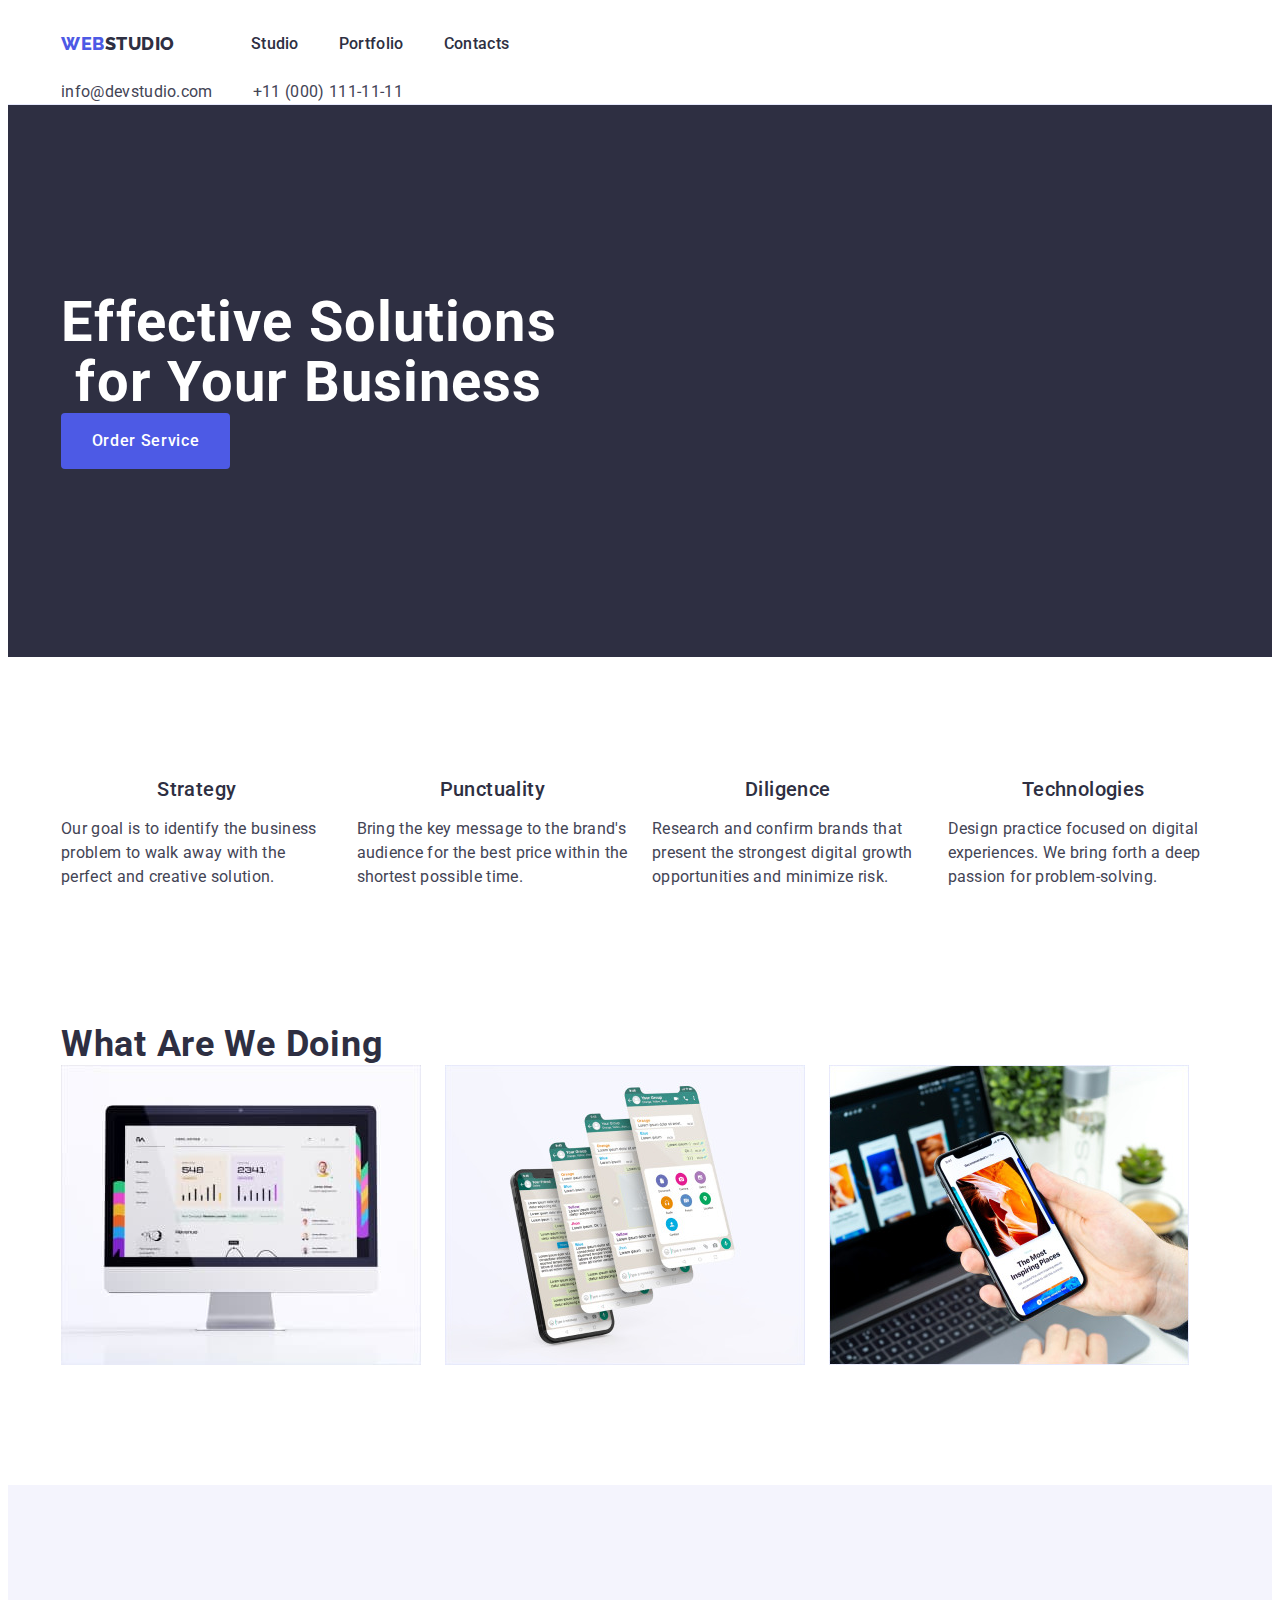
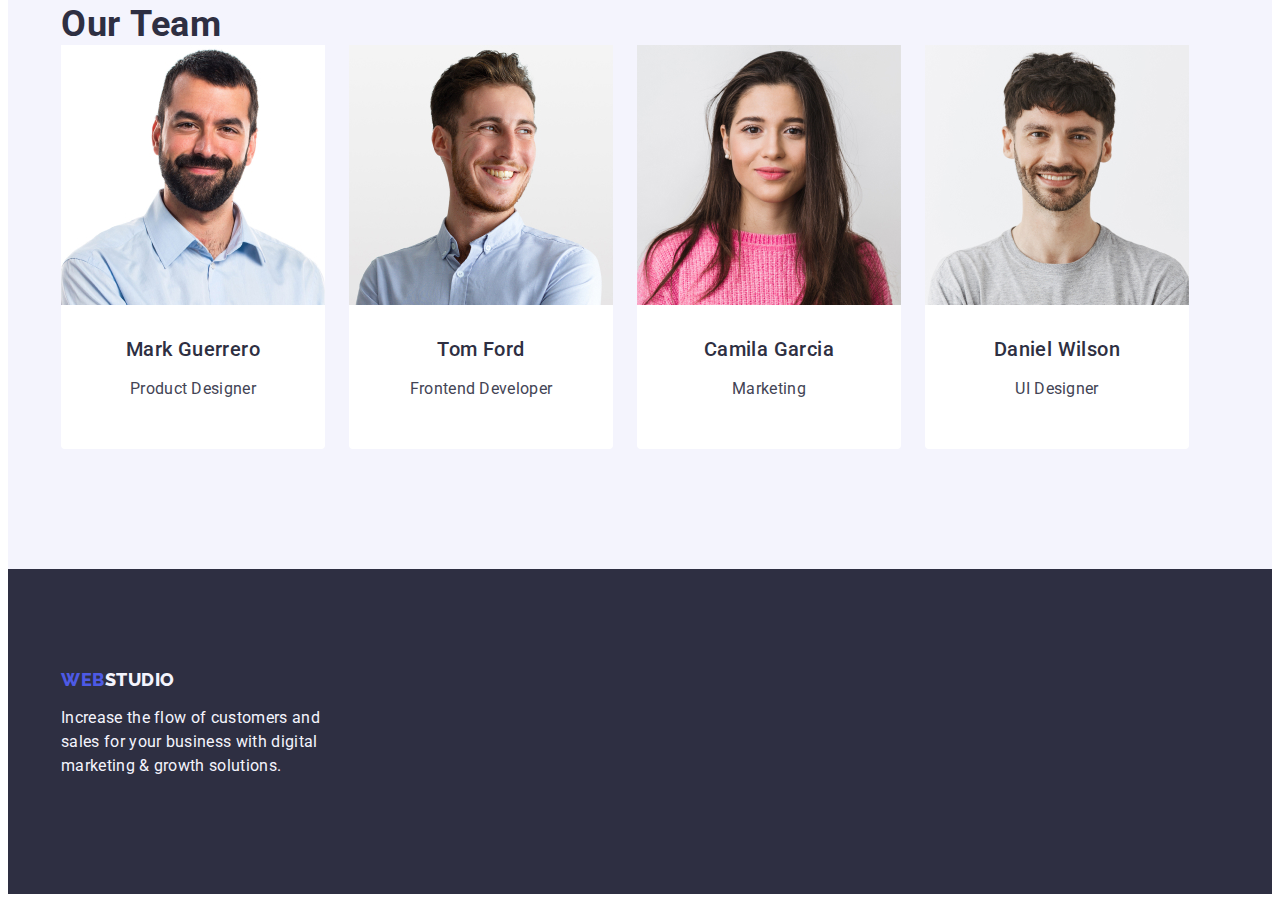
<file: index.html>
<!DOCTYPE html>
<html lang="en">
  <head>
    <meta charset="UTF-8" />
    <meta name="viewport" content="width=device-width, initial-scale=1.0" />
    <title>studio</title>
    <link rel="stylesheet" href="https://cdnjs.cloudflare.com/ajax/libs/modern-normalize/2.0.0/modern-normalize.min.css" integrity="sha512-4xo8blKMVCiXpTaLzQSLSw3KFOVPWhm/TRtuPVc4WG6kUgjH6J03IBuG7JZPkcWMxJ5huwaBpOpnwYElP/m6wg==" crossorigin="anonymous" referrerpolicy="no-referrer" />
    <link rel="preconnect" href="https://fonts.googleapis.com">
    <link rel="preconnect" href="https://fonts.gstatic.com" crossorigin>
    <link href="https://fonts.googleapis.com/css2?family=Montserrat:wght@400;500;600&family=Roboto:wght@400;500;700&display=swap" rel="stylesheet">
    <link rel="preconnect" href="https://fonts.googleapis.com">
    <link rel="preconnect" href="https://fonts.gstatic.com" crossorigin>
    <link href="https://fonts.googleapis.com/css2?family=Montserrat:wght@400;500;600&family=Raleway&family=Roboto:wght@400;500;700&display=swap" rel="stylesheet">
    <link rel="stylesheet" href="./css/styles.css"/>
    <link rel="preconnect" href="https://fonts.googleapis.com">
    <link rel="preconnect" href="https://fonts.gstatic.com" crossorigin>
    <link href="https://fonts.googleapis.com/css2?family=Montserrat:wght@400;500;600&family=Raleway:ital,wght@0,800;1,800&family=Roboto:wght@400;500;700&display=swap" rel="stylesheet">
  </head>
  
  <body class="body">
    <!-- header section -->
    <header class="header">
       <!--adress.logo-->
          <div class="div container">
              <nav class="nav">
                       <a href="./index.htm" class="logo link">Web<span class="logo-dark">Studio</span></a>
                        <ul class="list">
                          <li><a href="./index.html" class="ull link">Studio</a></li>
                          <li><a href="./portfolio.html" class="ull link">Portfolio</a></li>
                          <li><a href="" class="ull link">Contacts</a></li>
                        </ul>
               </nav>
                <address class="address">
                  <ul class="list">
                    <li><a href="mailto:info@devstudio.com" class="contacts link">info@devstudio.com</a></li>
                    <li><a href="tel:+110001111111" class="contacts link">+11 (000) 111-11-11</a></li>
                  </ul>
                </address>
          </div>      

    </header>
    <main>
  
            <section class="sec">
              <div class="container">
                      <h1 class="h-one">Effective Solutions
                      for Your Business</h1>
                    <button class="button" type="button">Order Service</button>
              </div>
            </section>

        <!-- Strategy -->
    <section class="sec-two">
        <div class="container">
             <h2 class="visually-hidden">Advantages</h2>
            <ul class="ulli-one list">
                 <li class="li-one"> <h3 class="h-three">Strategy</h3>
                  <p class="p-one">Our goal is to identify the business problem to walk away with the perfect and creative solution.</p></li>
                 
                 <li class="li-one"> <h3 class="h-three">Punctuality</h3>
                 <p class="p-one">Bring the key message to the brand's audience for the best price within the shortest possible time.</p></li> 

                 <li class="li-one"> <h3 class="h-three">Diligence</h3>
                 <p class="p-one">Research and confirm brands that present the strongest digital growth opportunities and minimize risk.</p></li>
            
                 <li class="li-one"> <h3 class="h-three">Technologies</h3>
                 <p class="p-one">Design practice focused on digital experiences. We bring forth a deep passion for problem-solving.</p></li>
            </ul>
        </div>
    </section>
        <!-- What are we doing -->
        <section class="sec-three">
          <div class="container">

              <h2 class="h-two">What are we doing</h2>
              <ul class="ulli-two list">
                  <li class="li-two"><img src="./images/gadgets/img1.jpg" alt="computer" width="360" height="300"></li>
                  <li class="li-two"><img src="./images/gadgets/img2.jpg" alt="protection" width="360" height="300"></li>
                  <li class="li-two"><img src="./images/gadgets/img3.jpg" alt="phone" width="360" height="300"></li>
              </ul>

          </div>
        </section>
        <!-- Our Team -->
        <section class="sec-four">
              <div class="container">
                      <h2 class="h-two">Our Team</h2>
                      <ul class="ulli-three list">
                        <li class="li-two">
                          <img src="./images/team/TeamCard1.jpg" alt="Mark Guerrero" width="264" height="260">
                          <div class="work">
                              <h3 class="h-three">Mark Guerrero</h3>
                              <p class="p-two">Product Designer</p>
                           </div>
                        </li>
                        <li class="li-two">
                          <img src="./images/team/TeamCard2.jpg" alt="Tom Ford" width="264" height="260">
                          <div class="work">
                              <h3 class="h-three">Tom Ford</h3>
                              <p class="p-two">Frontend Developer</p>
                          </div>
                        </li>
                        <li class="li-two">
                          <img src="./images/team/TeamCard3.jpg" alt="Camila Garcia" width="264" height="260">
                          <div class="work">
                              <h3 class="h-three">Camila Garcia</h3>
                              <p class="p-two">Marketing</p>
                          </div>
                        </li>
                        <li class="li-two">
                          <img src="./images/team/TeamCard4.jpg" alt="Daniel Wilson" width="264" height="260">
                          <div class="work">  
                              <h3 class="h-three">Daniel Wilson</h3>
                              <p class="p-two">UI Designer</p>
                           </div>
                        </li>
                    </ul>
              </div>
        </section>
    </main>
    <!-- footer section -->
    <footer class="footer">
      <div class="container">

          <a href="./index.htm" class="logo link">Web<span class="logo-light">Studio</span></a>
            <p class="par">Increase the flow of customers and sales for your business with digital marketing & growth solutions.</p>
              
      </div>
    </footer>
  </body>
</html>
</file>
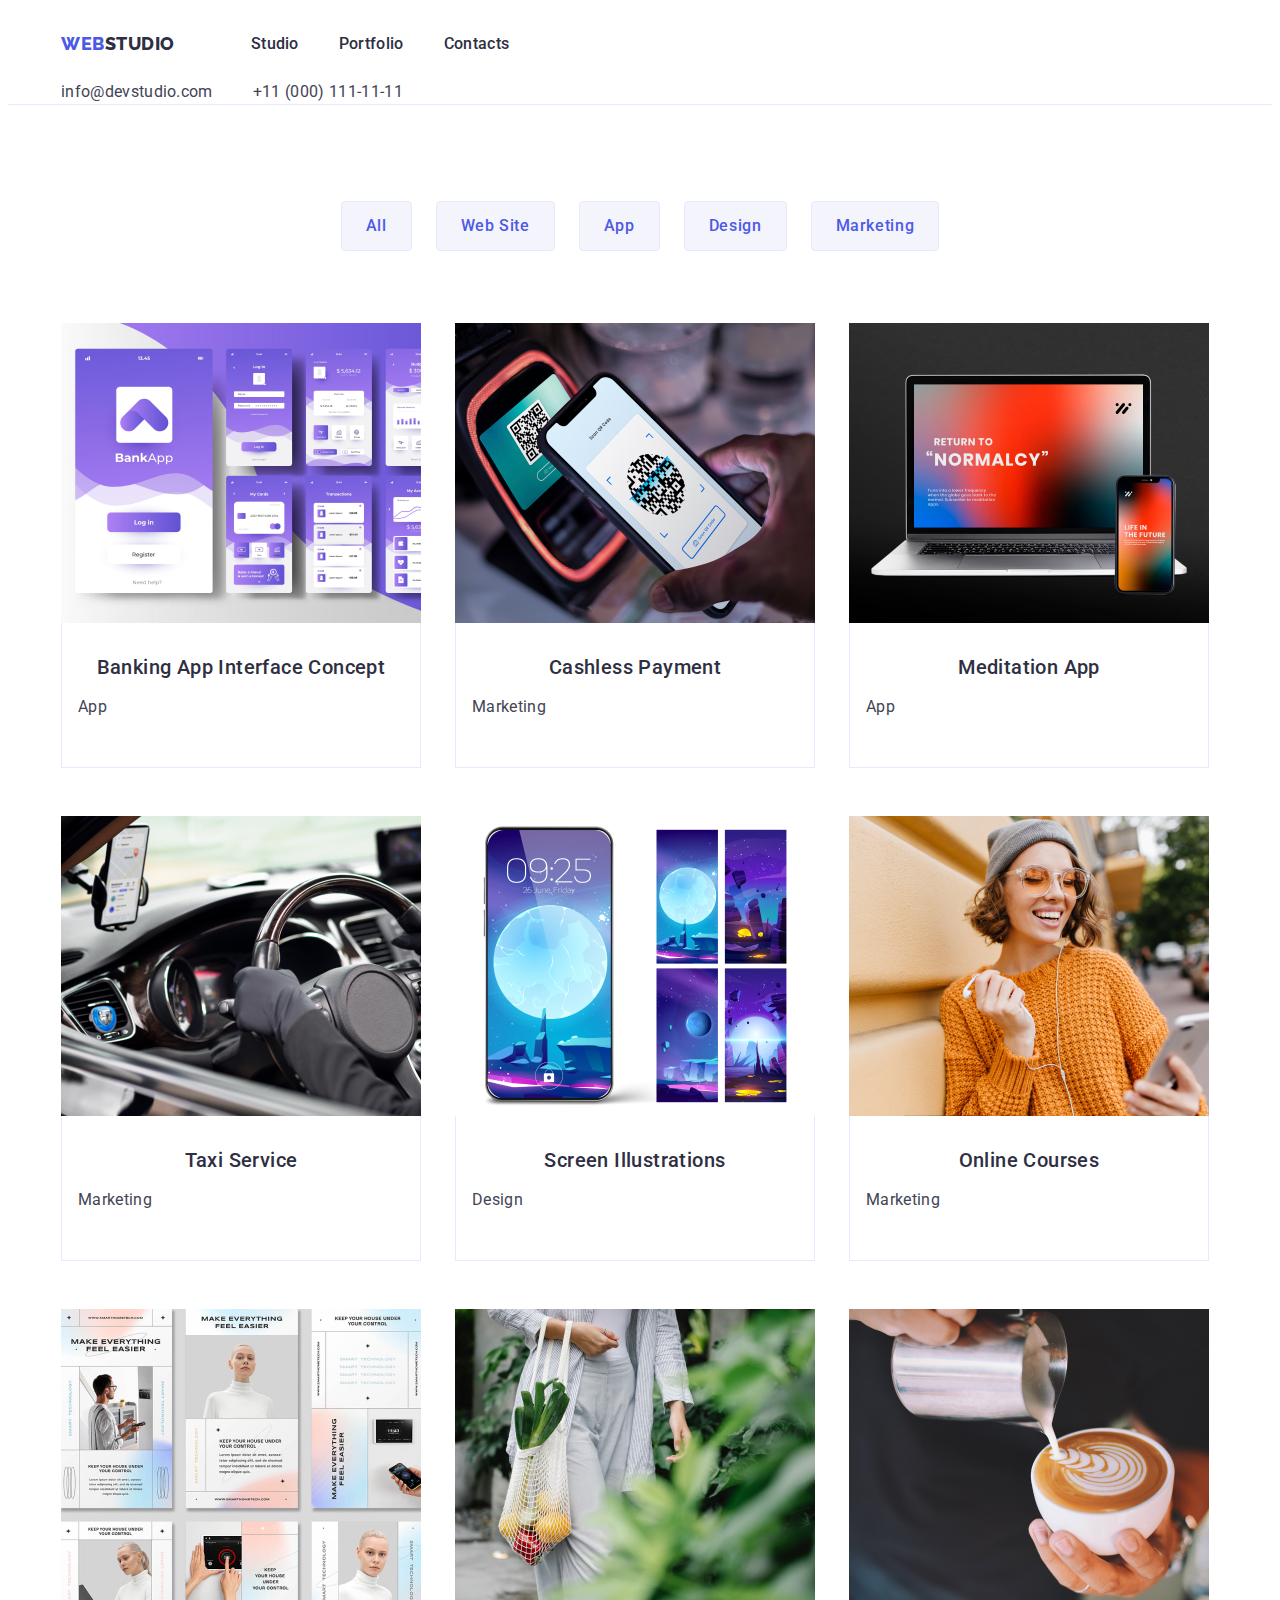
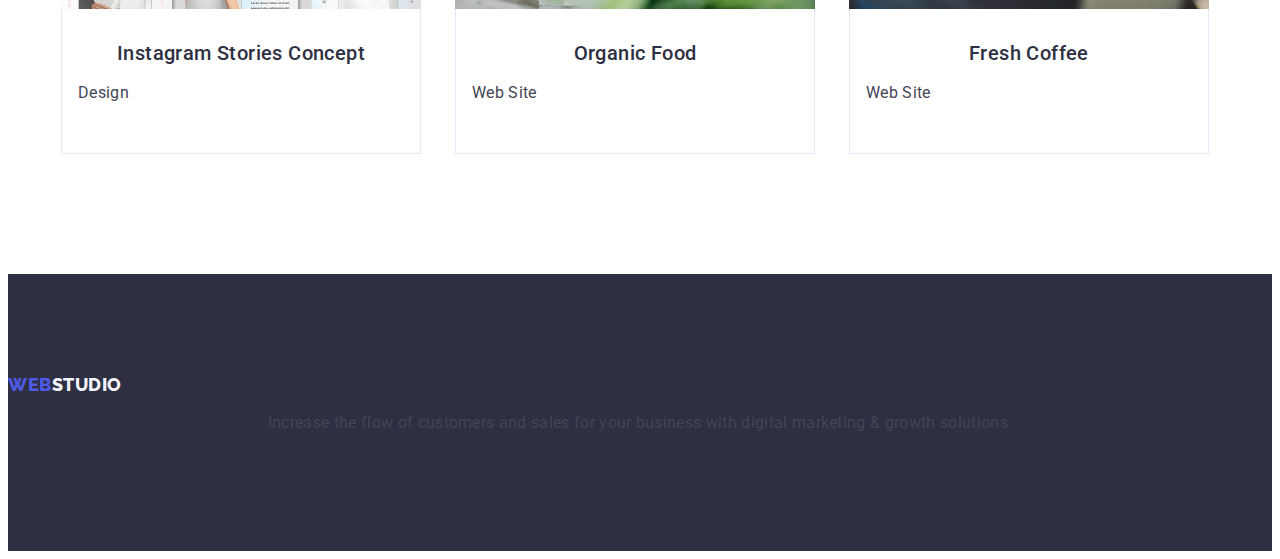
<file: portfolio.html>
<!DOCTYPE html>
<html lang="en">
    <head>
        <meta charset="UTF-8" />
        <meta name="viewport" content="width=device-width, initial-scale=1.0" />
        <title>studio</title>
        <link rel="stylesheet" href="https://cdnjs.cloudflare.com/ajax/libs/modern-normalize/2.0.0/modern-normalize.min.css" integrity="sha512-4xo8blKMVCiXpTaLzQSLSw3KFOVPWhm/TRtuPVc4WG6kUgjH6J03IBuG7JZPkcWMxJ5huwaBpOpnwYElP/m6wg==" crossorigin="anonymous" referrerpolicy="no-referrer" />
        <link rel="preconnect" href="https://fonts.googleapis.com">
        <link rel="preconnect" href="https://fonts.gstatic.com" crossorigin>
        <link href="https://fonts.googleapis.com/css2?family=Montserrat:wght@400;500;600&family=Roboto:wght@400;500;700&display=swap" rel="stylesheet">
        <link rel="preconnect" href="https://fonts.googleapis.com">
        <link rel="preconnect" href="https://fonts.gstatic.com" crossorigin>
        <link href="https://fonts.googleapis.com/css2?family=Montserrat:wght@400;500;600&family=Raleway&family=Roboto:wght@400;500;700&display=swap" rel="stylesheet">
        <link rel="stylesheet" href="./css/styles.css"/>
        <link rel="preconnect" href="https://fonts.googleapis.com">
        <link rel="preconnect" href="https://fonts.gstatic.com" crossorigin>
        <link href="https://fonts.googleapis.com/css2?family=Montserrat:wght@400;500;600&family=Raleway:ital,wght@0,800;1,800&family=Roboto:wght@400;500;700&display=swap" rel="stylesheet">
      </head>
      
<body class="body">
    <header class="header">
        <!--adress.logo-->
           <div class="div container">
               <nav class="nav">
                        <a href="./index.htm" class="logo link">Web<span class="logo-dark">Studio</span></a>
                         <ul class="list">
                           <li><a href="./index.html" class="ull link">Studio</a></li>
                           <li><a href="./portfolio.html" class="ull link">Portfolio</a></li>
                           <li><a href="" class="ull link">Contacts</a></li>
                         </ul>
                </nav>
                 <address class="address">
                   <ul class="list">
                     <li><a href="mailto:info@devstudio.com" class="contacts link">info@devstudio.com</a></li>
                     <li><a href="tel:+110001111111" class="contacts link">+11 (000) 111-11-11</a></li>
                   </ul>
                 </address>
           </div>      
 
     </header>
    <main>
   
       <section class="sec-p">  
            <div class="div container">   
                    <h1 class="visually-hidden">Portfolio</h1>

                    <ul class="ullp-one list">
                        <li class="iris1"><button class="all" type="button">All</button></li>
                        <li class="iris2"><button class="all" type="button">Web Site</button></li>
                        <li class="iris3"><button class="all" type="button">App</button></li>
                        <li class="iris4"><button class="all" type="button">Design</button></li>
                        <li class="iris5"><button class="all" type="button">Marketing</button></li>
                    </ul>
                
                    <ul class="ullp-two list">
                        <li class="lipli li-two">
                            <a class="link" href="">
                                    <img src="./images/portfolio/BankingApp1.jpg" alt="BankingApp" width="360" height="300">
                                <div class="divp">
                                    <h2 class="h-three">Banking App Interface Concept</h2>
                                    <p class="p-one">App</p>
                                </div>
                            </a>
                        </li>
                        <li class="lipli li-two">
                            <a class="link" href="">
                                <img src="./images/portfolio/CashlessPayment2.jpg" alt="CashlessPayment" width="360" height="300">
                                <div class="divp">
                                    <h2 class="h-three">Cashless Payment</h2>
                                    <p class="p-one">Marketing</p>
                                </div>
                            </a>
                        </li>
                        <li class="lipli li-two">
                            <a class="link" href="">
                                <img src="./images/portfolio/MeditationApp3.jpg" alt="MeditationApp" width="360" height="300">
                                <div class="divp">    
                                    <h2 class="h-three">Meditation App</h2>
                                    <p class="p-one">App</p>
                                </div>
                            </a>
                        </li>
                        <li class="lipli li-two">
                            <a class="link" href="">
                                <img src="./images/portfolio/TaxiServiceMarketing4.jpg" alt="TaxiServiceMarketing" width="360" height="300">
                                <div class="divp">
                                    <h2 class="h-three">Taxi Service</h2>
                                    <p class="p-one">Marketing</p>
                                </div>
                            </a>
                        </li>
                        <li class="lipli li-two">
                            <a class="link" href="">
                                <img src="./images/portfolio/ScreenIllustrations5.jpg" alt="ScreenIllustrations" width="360" height="300">
                                <div class="divp"> 
                                    <h2 class="h-three">Screen Illustrations</h2>
                                    <p class="p-one">Design</p>
                                </div>
                            </a>
                        </li>
                        <li class="lipli li-two">
                            <a class="link" href="">
                                <img src="./images/portfolio/OnlineCourses6.jpg" alt="OnlineCourses" width="360" height="300">
                                <div class="divp">   
                                    <h2 class="h-three">Online Courses</h2>
                                    <p class="p-one">Marketing</p>
                                </div>
                            </a>
                        </li>
                        <li class="lipli li-two">
                            <a class="link" href="">
                                <img src="./images/portfolio/InstagramStoriesConcept7.jpg" alt="InstagramStoriesConcept" width="360" height="300">
                                <div class="divp">
                                    <h2 class="h-three">Instagram Stories Concept</h2>
                                    <p class="p-one">Design</p>
                                </div>
                            </a>
                        </li>
                        <li class="lipli li-two">
                            <a class="link" href="">
                                <img src="./images/portfolio/OrganicFood8.jpg" alt="OrganicFood" width="360" height="300">
                                <div class="divp"> 
                                    <h2 class="h-three">Organic Food</h2>
                                    <p class="p-one">Web Site</p>
                                </div>
                            </a>
                        </li>
                        <li class="lipli li-two">
                            <a class="link" href="">
                                <img src="./images/portfolio/FreshCoffee9.jpg" alt="FreshCoffee" width="360" height="300">
                                <div class="divp">
                                    <h2 class="h-three">Fresh Coffee</h2>
                                        <p class="p-one">Web Site</p>
                                </div>
                            </a>
                        </li>
                    </ul>
            </div> 
        </section>
    </main>
    <footer class="footer">

           <a href="./index.htm" class="logo link">Web<span class="logo-light">Studio</span></a>
            <nav class="header-nav"></nav>

        <p class="p-two">Increase the flow of customers and sales for your business with digital marketing & growth solutions.</p>
    </footer>
</body>
</html>
</file>
<file: css/styles.css>
:root {
    --main-color:#FFFFFF ;
    --pane-padding: 5px 42px;
    --iris: #4D5AE5;
    --ocean: #404BBF;
    --navyblue: #2E2F42;
    --green: #31D0AA;
    --slate: #434455;
    --lightslate: #8E8F99;
    --cornflower: #E7E9FC;
    --cloud: #F4F4FD;
    --navybluemodal: #2E2F42;
    --grey: #2E2F42;
    --dairy: #FCFCFC;
  }

.body {
    font-family: "Roboto", sans-serif;
    background-color: white;
    color: #434455;
}


/* header*/


.header {
    justify-content: center;
    flex-shrink: 0;
    border-bottom: 1px solid #e7e9fc 
}

.div{
  
}

.container {
    width: 1158px; 
    padding: 0 15px;
    margin: 0 auto;
    align-items: center;
}



.nav {
    display: flex; 
    font-family: "Raleway", sans-serif;
    flex-shrink: 0;
    font-size: 18px ;
    line-height: 1.17em;
    letter-spacing: 0.03em;
    color:  #4d5ae5;
    align-items: center;
}


.link {
    text-decoration: none;
    color: currentColor;
    display: inline-block; 
    }

.logo {
    color: var(--iris, #4D5AE5);
    font-family: "Raleway", sans-serif;
    font-size: 18px;
    font-weight: 800;
    line-height: 1.16em;
    letter-spacing: 0.54px;
    text-transform: uppercase;
    line-height: 1.17;
    margin-right: 76px;
}

.logo-dark {
    color: var(--navyblue, #2E2F42);
}

.logo-light {
    color: var(--cloud, #F4F4FD);
}

.list {
    list-style: none;
    display: flex; 
    color: var(--navyblue, #2E2F42);
    font-family: 'Roboto';
    font-size: 16px;
    line-height: 1.5em; 
    letter-spacing: 0.32px;
    gap: 40px;
    padding-left: 0;
    margin: 0;
}

.ull {
    color: #2e2f42;
    font-weight: 500;
    padding: 24px 0;
}

.ull:hover {
    color: #404bbf
}

.ull:focus {
    color: #404bbf;
}

.contacts {
    color:  #434455;
}

.contacts:hover {
    color: #404bbf;
}

.contacts:focus {
    color: #404bbf;
}

.address {
    color: var(--navyblue, #2E2F42);
    font-family: 'Roboto';
    font-size: 16px;
    font-style: normal;
    font-weight: 400;
    line-height: 1.5em; /* 150% */
    letter-spacing: 0.32px;
    margin-left: auto;
}


img {
    display: block;
}


/* main */


.sec {
    background: var(--navyblue, #2E2F42);
    flex-shrink: 0;
    text-align: center;
    padding: 188px 0 ;
}

.h-one {
    color: var(--white, #FFF);
    font-family: 'Roboto';
    font-size: 56px;
    font-weight: 700;
    line-height: 1.07em;
    letter-spacing: 1.12px;
    text-align: center;
    max-width: 496px; 
    margin: 0;
}

.button {
    background: var(--iris, #4D5AE5);
    font-family: "Roboto", sans-serif ;
    font-size: 16px;
    font-style: normal;
    font-weight: 500;
    line-height: 1.5; /* 150% */
    letter-spacing: 0.64px;
    color: var(--white, #FFF);
    cursor: pointer;
    display: block; 
    min-width: 169px;
    height: 56px;
    border: none; 
    border-radius: 4px; 
}

.button:hover {
    background-color: #404BBF;
}

.button:focus {
    background-color: #404BBF;
}

.sec-two{
    padding: 120px 0;
}

.ulli-one {
    gap: 24px; 
    padding: 0;
    margin: 0;
}

.visually-hidden {
    position: absolute;
    width: 1px;
    height: 1px;
    margin: -1px;
    border: 0;
    padding: 0;
    white-space: nowrap;
    clip-path: inset(100%);
    clip: rect(0 0 0 0);
    overflow: hidden;
  }

.li-one {
    width: calc((100% - 72px) / 4); 
}

.h-three {
    color: var(--navyblue, #2E2F42);
    font-family: 'Roboto';
    font-size: 20px;
    font-style: normal;
    font-weight: 500;
    line-height: 1.2em; /* 120% */
    letter-spacing: 0.4px;
    margin-bottom: 8px;
    text-align: center;
    margin: 0;
}

.p-one {
    color: #434455;
    font-family: 'Roboto';
    font-size: 16px;
    font-style: normal;
    font-weight: 400;
    line-height: 1.5em; /* 150% */
    letter-spacing: 0.32px;
}

.sec-three{
    padding-bottom: 120px;
}

.h-two {
    color: var(--navyblue, #2E2F42);
    font-family: 'Roboto';
    font-size: 36px;
    font-style: normal;
    font-weight: 700;
    line-height: 1.11em; /* 111.111% */
    letter-spacing: 0.72px;
    text-transform: capitalize;
    margin-bottom: 72px;
    margin: 0;
}

.ulli-two {
    gap: 24px;
    padding-left: 0;
    margin: 0;
}

.sec-four {
    flex-shrink: 0;
    background: var(--cloud, #F4F4FD);
    padding: 120px 0;
}

.ulli-three {
    gap: 24px;
    padding-left: 0;
    margin: 0;
}

.li-two {
    padding-bottom: 0px;
    justify-content: center;
    background: var(--white, #FFF);
    border-radius: 0px 0px 4px 4px; 
    }

.work {
    padding: 32px 0;
    }

.p-two {
    color: #434455;
    font-family: Roboto;
    font-size: 16px;
    font-style: normal;
    font-weight: 400;
    line-height: 1.5em; /* 150% */
    letter-spacing: 0.32px;
    text-align: center; 
}


/* footer */


.footer {
    flex-shrink: 0;
    background: var(--navyblue, #2E2F42);
    padding: 100px 0;
}

.par {
    line-height: 1.5em;
    color:  #F4F4FD;
    letter-spacing: 0.02em;
    max-width: 264px;
}

.ul2 {
    flex-shrink: 0;
}


/*portfolio*/

.sec-p{
    padding-top: 96px; 
    padding-bottom: 120px;
}

.ulp {
    text-align: center;
    /* Button Text */
    font-family: 'Roboto';
    font-size: 16px;
    font-style: normal;
    font-weight: 500;
    line-height: 1.5em; /* 150% */
    letter-spacing: 0.64px;
}

.ullp-one{
    justify-content: center; 
    gap: 24px;
    margin-bottom: 72px;
}

.ullp-two{
    flex-wrap: wrap;
    column-gap: 24px;
    row-gap: 48px; 
    margin: 0;
    padding: 0;
}

.iris1 {}


.iris2 {}

.iris3 {}

.iris4 {}

.iris5 {}

.all {
    font-family: "Roboto", sans-serif;
    font-weight: 500;
    font-size: 16px;
    line-height: 1.5em;
    letter-spacing: 0.04em;
    color:  #4d5ae5;
    background-color: #F4F4FD;
    cursor: pointer;
    padding: 12px 24px;
    border: 1px solid #e7e9fc ;
    border-radius: 4px; 
}

.all:hover {
    color: #FFFFFF;
    background-color: #404BBF ;
    border: 1px solid transparent;
}

.all:focus {
    color: #FFFFFF;
    background-color: #404BBF;
    border: 1px solid transparent;
}

.lipli{
    width: calc((100% - 48px) / 3);
}

.divp{
    padding: 32px 16px ;
    border: 1px solid #e7e9fc; 
    border-top: none;
}
</file>
